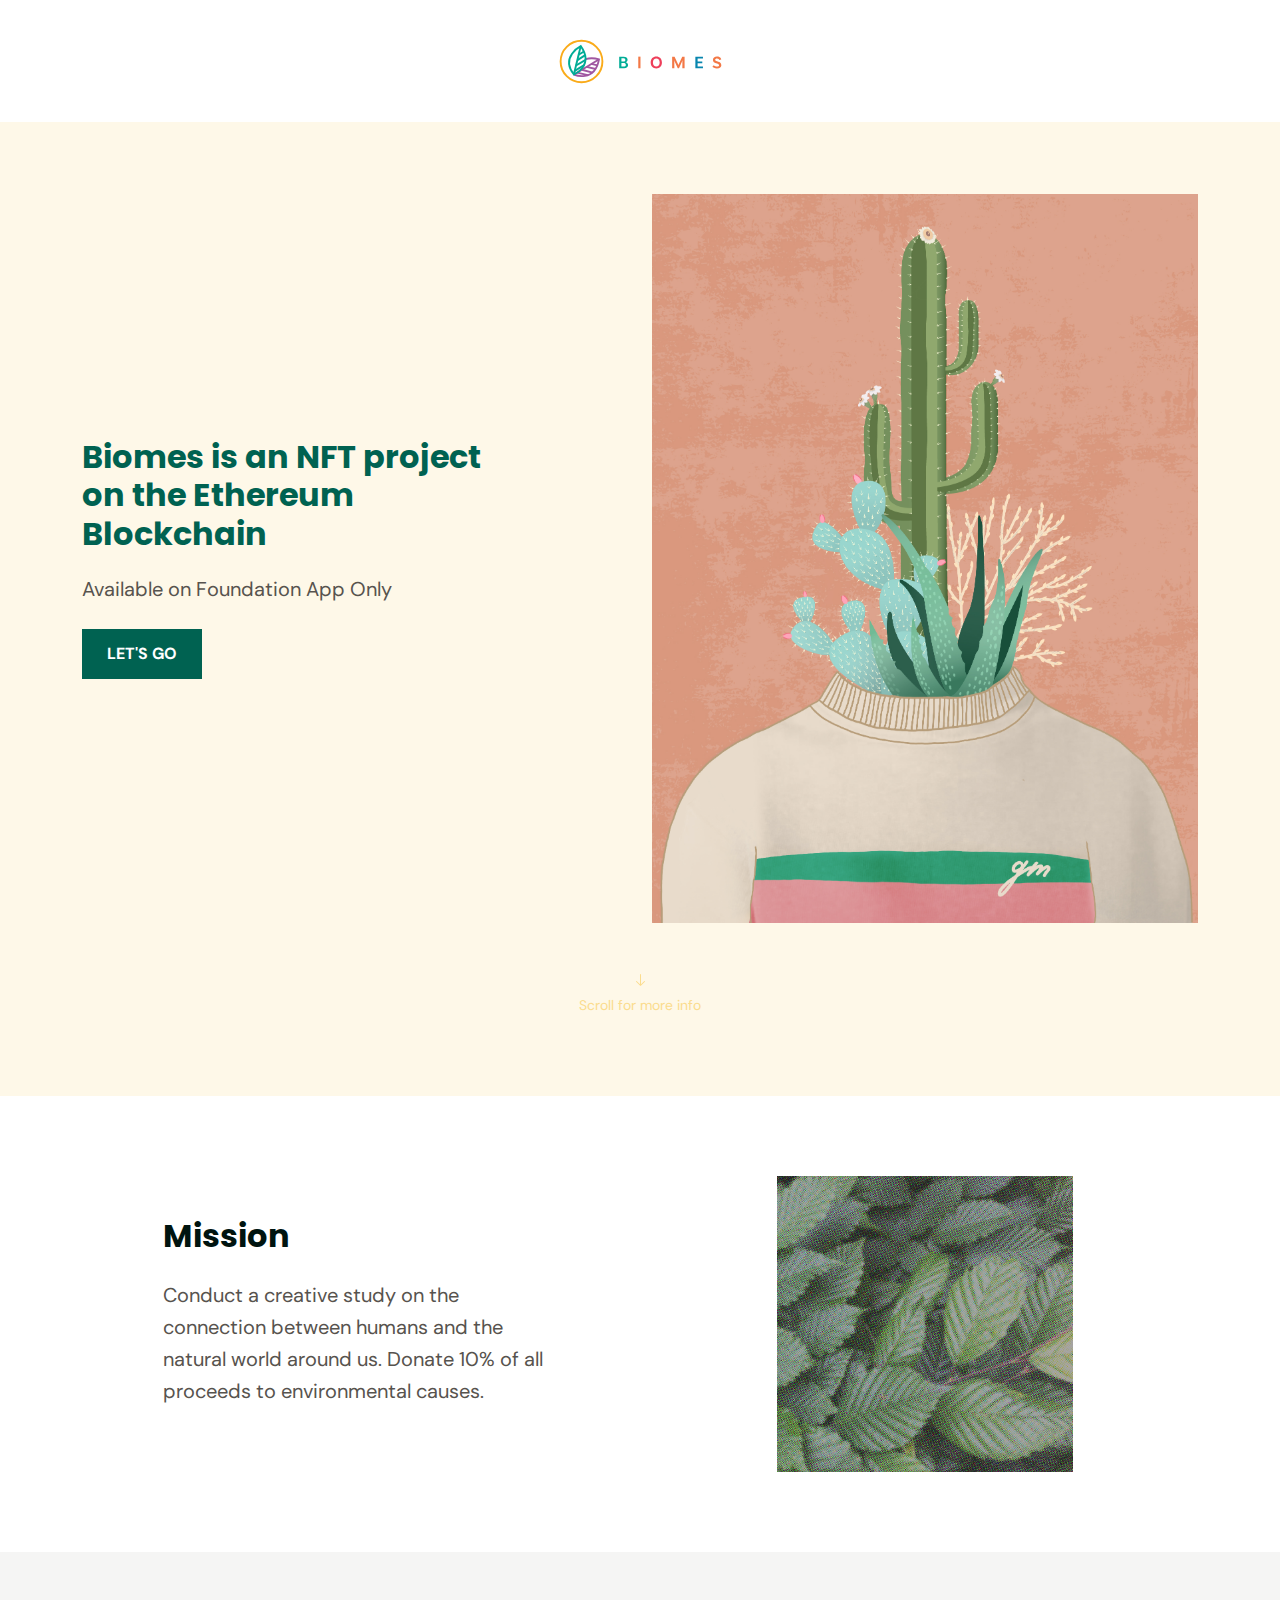
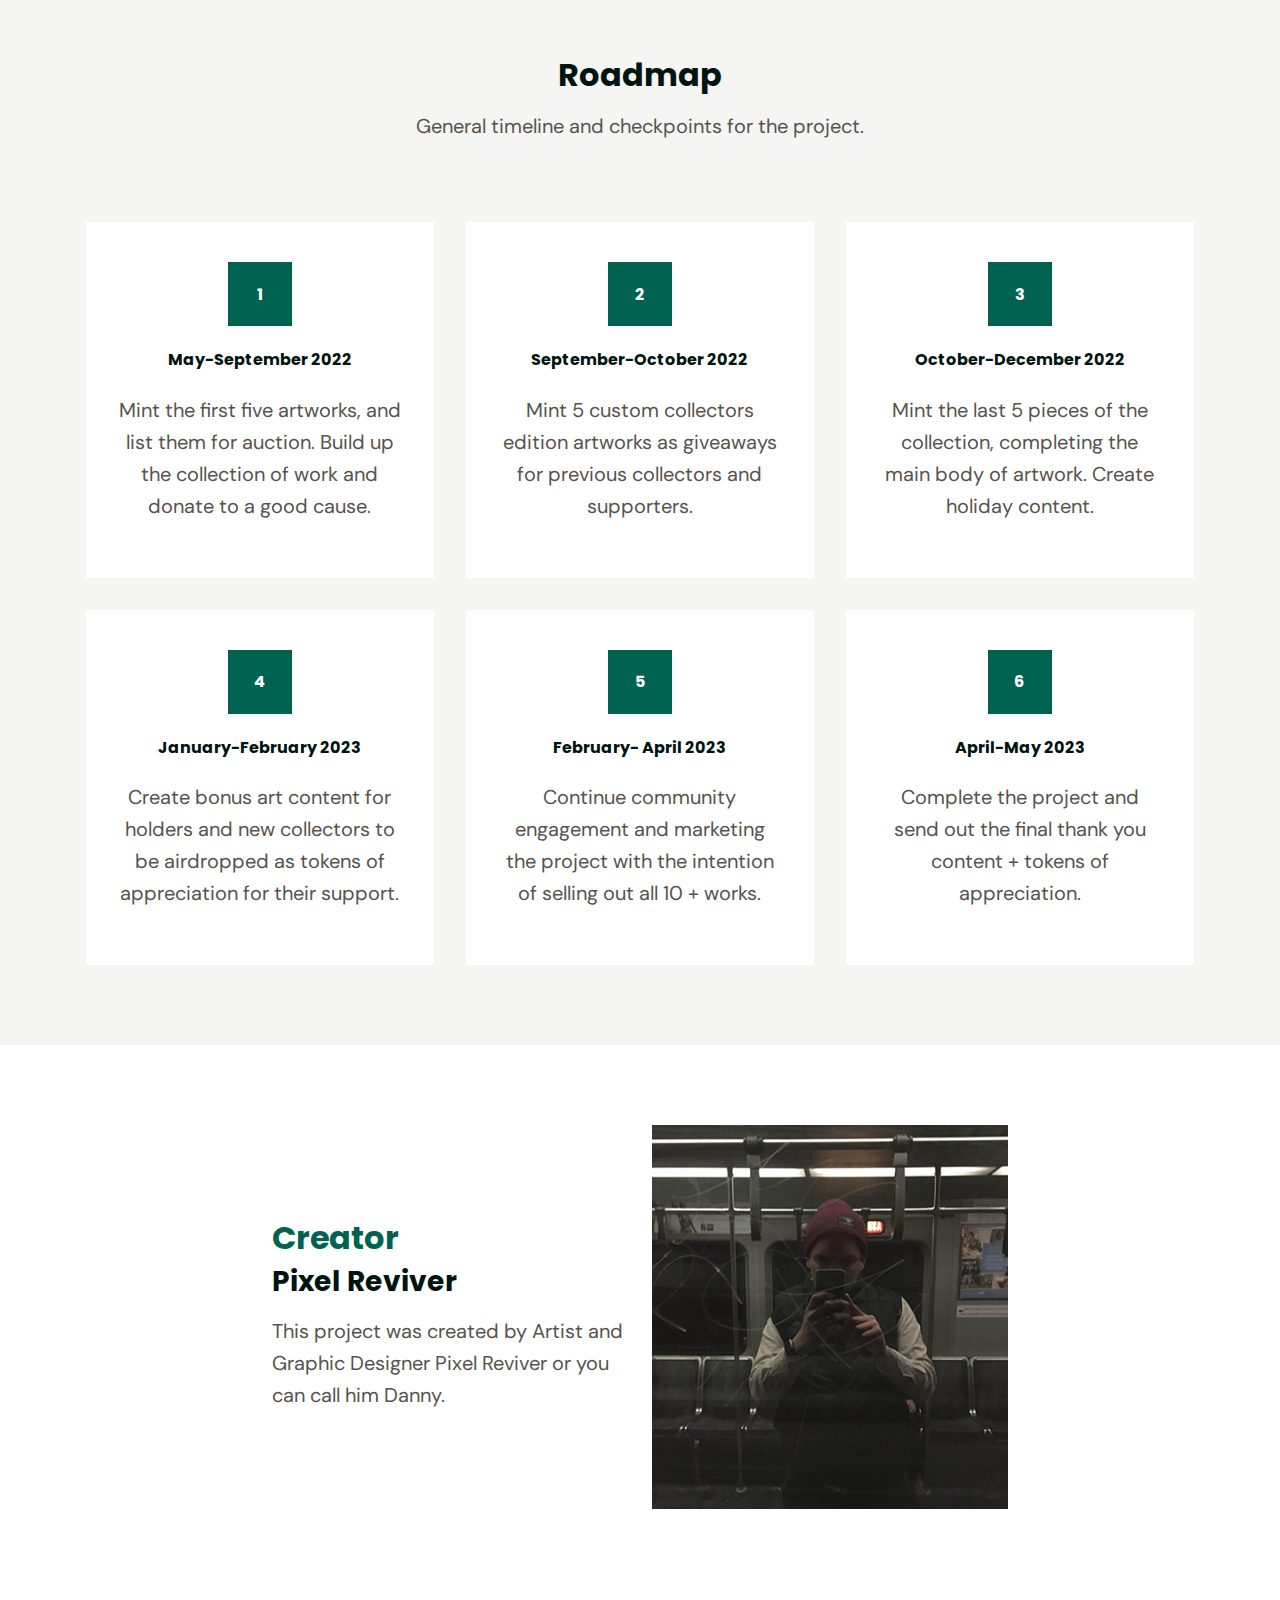
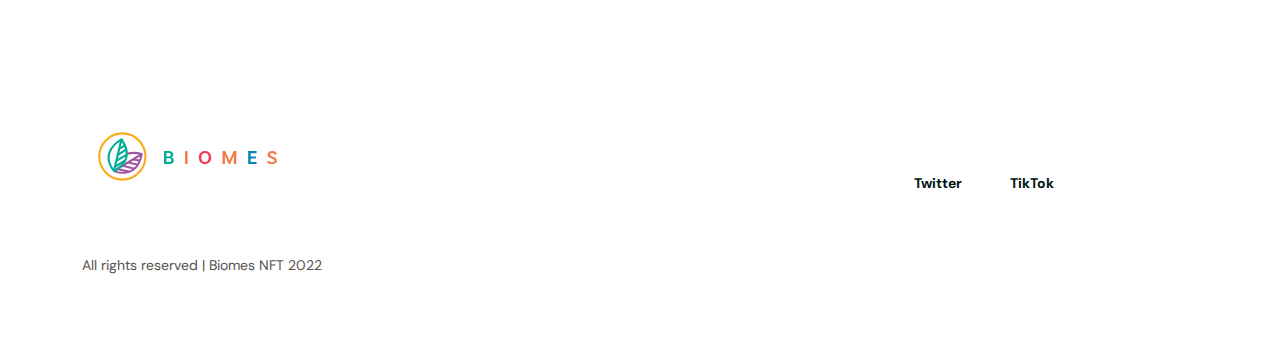
<file: docs/index.html>
<!DOCTYPE html>
<html lang="en">
  <head>
    <title>Biomes NFT</title>
    <meta charset="utf-8">
    <meta name="viewport" content="width=device-width, initial-scale=1, shrink-to-fit=no">
    <meta name="description" content="">
    <meta name="author" content="">
    <link rel="stylesheet" href="https://fonts.googleapis.com/css2?family=DM+Sans:wght@400;500;700&display=swap">
    <link rel="stylesheet" href="https://fonts.googleapis.com/css2?family=Poppins:wght@400;500;700&display=swap">
    <link rel="stylesheet" href="css/bootstrap/bootstrap.min.css">
    <link rel="stylesheet" href="css/main.css">
    <link rel="icon" href="Favicon-01.svg">
  </head>
  <body>
    <div class="">
        
      
      
        
      
      
        
      <nav class="navbar navbar-expand-lg navbar-light py-5"><div class="container-fluid">
          <a class="navbar-brand mx-auto" href="#"><img src="images/Biomes-Logo-01-01.svg" alt="Biomes" width="190"></a>
        </div>
      </nav>
        
      <section class="pb-20 bg-secondary-light"><nav class="position-relative navbar navbar-expand-lg navbar-light py-5">
        </nav><div class="container mt-8">
          <div class="row align-items-center mb-12">
            <div class="col-12 col-lg-6 mb-20 mb-lg-0">
              <div class="mw-lg-md">
                <h2 class="mb-5 text-primary">Biomes is an
      NFT project on
      the Ethereum Blockchain</h2>
                <p class="lead text-muted lh-lg mb-6">Available on Foundation App Only</p>
                <a class="btn btn-primary d-block d-md-inline-block mb-2 mb-md-0 mb-lg-0 me-md-4" href="https://foundation.app/collection/bios">LET'S GO</a>
              </div>
            </div>
            <div class="col-12 col-lg-6">
              <img class="img-fluid" src="images/Biomes-Southwest-01.jpg" alt=""></div>
          </div>
          <div class="text-center">
            <a class="text-decoration-none text-muted small" href="#">
              <svg class="text-secondary mb-2" width="9" height="12" viewbox="0 0 9 12" fill="none" xmlns="http://www.w3.org/2000/svg"><path d="M5 10.2929L8.14645 7.14645C8.34171 6.95118 8.65829 6.95118 8.85355 7.14645C9.04882 7.34171 9.04882 7.65829 8.85355 7.85355L4.85355 11.8536C4.65829 12.0488 4.34171 12.0488 4.14645 11.8536L0.146447 7.85355C-0.0488155 7.65829 -0.0488155 7.34171 0.146447 7.14645C0.341709 6.95118 0.658291 6.95118 0.853553 7.14645L4 10.2929V0.5C4 0.223858 4.22386 0 4.5 0C4.77614 0 5 0.223858 5 0.5V10.2929Z" fill="currentColor"></path></svg><span class="d-block text-secondary">Scroll for more info</span>
            </a>
          </div>
        </div>
        <div class="d-none navbar-menu position-fixed top-0 start-0 bottom-0 w-75 mw-sm" style="z-index: 9999;">
          <div class="navbar-backdrop position-fixed top-0 start-0 end-0 bottom-0 bg-primary" style="opacity: 90%;"></div>
          <nav class="position-relative h-100 w-100 d-flex flex-column py-6 px-6 navbar-light bg-white overflow-auto"><div class="d-flex align-items-center mb-10">
              <a class="me-auto navbar-brand" href="#">
                <img src="cronos-assets/logos/cronos-logo.svg" alt="" width="132"></a>
              <button class="navbar-close btn-close" type="button" aria-label="Close"></button>
            </div>
            <div>
              <ul class="nav flex-column"><li class="nav-item mb-4"><a class="nav-link" href="#">About</a></li>
                <li class="nav-item mb-4"><a class="nav-link" href="#">Company</a></li>
                <li class="nav-item mb-4"><a class="nav-link" href="#">Services</a></li>
                <li class="nav-item mb-4"><a class="nav-link" href="#">Testimonials</a></li>
              </ul></div>
            <div class="mt-auto">
              <div class="py-6"><a class="w-100 btn btn-primary" href="#">Contact Us</a></div>
              <p class="mb-4 small text-center text-muted">© 2021 All rights reserved.</p>
            </div>
          </nav></div>
      </section>
        
      <div>
      <section class="py-20"><div class="container">
          <div class="row align-items-center">
            <div class="col-12 col-lg-6 mb-10 mb-lg-0">
              <div class="mw-lg-sm mx-auto">
                <h2 class="mb-6">Mission</h2>
                <p class="lead lh-lg text-muted mb-6">Conduct a creative study on the connection between humans and the natural world around us. Donate 10% of all proceeds to environmental causes.</p>
                
                
              </div>
            </div>
            <div class="col-12 col-lg-6 position-relative">
              <div class="d-flex flex-column mx-auto" style="width: 296px;">
                <div class="d-flex justify-content-end align-items-end">
                  <img class="ms-auto img-fluid" style="width: 296px; height: 296px; object-fit: cover;" src="images/Mission-Section.jpg" alt=""></div>
                <div class="d-flex justify-content-end">
                  </div>
              </div>
            </div>
          </div>
        </div>
      </section>
      
      <section class="py-20 bg-light"><div class="container">
          <div class="mw-3xl mx-auto mb-16 text-center">
            
            <h2 class="mt-6 mb-4">Roadmap</h2>
            <p class="mw-xl mx-auto lead lh-lg text-muted">General timeline and checkpoints for the project.</p>
          </div>
          <div class="row mb-n4">
            <div class="col-12 col-lg-4 p-4">
              <div class="py-10 px-8 bg-white text-center">
                <span class="d-flex mx-auto mb-6 align-items-center justify-content-center h6 bg-primary text-white" style="width: 64px; height: 64px;">1</span>
                <h6 class="my-6">May-September 2022</h6>
                <p class="lead lh-lg text-muted">Mint the first five artworks, and list them for auction. Build up the collection of work and donate to a good cause.</p>
              </div>
            </div>
            <div class="col-12 col-lg-4 p-4">
              <div class="py-10 px-8 bg-white text-center">
                <span class="d-flex mx-auto mb-6 align-items-center justify-content-center h6 bg-primary text-white" style="width: 64px; height: 64px;">2</span>
                <h6 class="my-6">September-October 2022</h6>
                <p class="lead lh-lg text-muted">Mint 5 custom collectors edition artworks as giveaways for previous collectors and supporters.</p>
              </div>
            </div>
            <div class="col-12 col-lg-4 p-4">
              <div class="py-10 px-8 bg-white text-center">
                <span class="d-flex mx-auto mb-6 align-items-center justify-content-center h6 bg-primary text-white" style="width: 64px; height: 64px;">3</span>
                <h6 class="my-6">October-December 2022</h6>
                <p class="lead lh-lg text-muted">Mint the last 5 pieces of the collection, completing the main body of artwork. Create holiday content.</p>
              </div>
            </div>
            <div class="col-12 col-lg-4 p-4">
              <div class="py-10 px-8 bg-white text-center">
                <span class="d-flex mx-auto mb-6 align-items-center justify-content-center h6 bg-primary text-white" style="width: 64px; height: 64px;">4</span>
                <h6 class="my-6">January-February 2023</h6>
                <p class="lead lh-lg text-muted">Create bonus art content for holders and new collectors to be airdropped as tokens of appreciation for their support.</p>
              </div>
            </div>
            <div class="col-12 col-lg-4 p-4">
              <div class="py-10 px-8 bg-white text-center">
                <span class="d-flex mx-auto mb-6 align-items-center justify-content-center h6 bg-primary text-white" style="width: 64px; height: 64px;">5</span>
                <h6 class="my-6">February- April 2023</h6>
                <p class="lead lh-lg text-muted">Continue community engagement and marketing the project with the intention of selling out all 10 + works.</p>
              </div>
            </div>
            <div class="col-12 col-lg-4 p-4">
              <div class="py-10 px-8 bg-white text-center">
                <span class="d-flex mx-auto mb-6 align-items-center justify-content-center h6 bg-primary text-white" style="width: 64px; height: 64px;">6</span>
                <h6 class="my-6">April-May 2023</h6>
                <p class="lead lh-lg text-muted">Complete the project and send out the final thank you content + tokens of appreciation.</p>
              </div>
            </div>
          </div>
        </div>
      </section>
      
      <section class="position-relative py-20"><div class="container">
          <div class="row align-items-center">
            <div class="col-12 col-lg-auto me-lg-8">
              
            </div>
            <div class="col-12 col-lg-8 mx-auto">
              <div class="row align-items-center">
                <div class="col-12 col-lg-6 mb-10 mb-lg-0">
                  <h2 class="text-primary mb-2">Creator</h2>
                  <h3 class="mb-4">Pixel Reviver</h3>
                  <p class="lead lh-lg text-muted mb-6">This project was created by Artist
      and Graphic Designer Pixel Reviver
      or you can call him Danny.</p>
                  
                </div>
                <div class="col-12 col-lg-6">
                  <img class="mb-5 img-fluid h-100" style="object-fit: cover;" src="images/Selfie-2.jpg" alt="">
                </div>
              </div>
            </div>
            <div class="col-12 col-lg-auto ms-lg-8">
              
            </div>
          </div>
        </div>
      </section>
      
      <section class="py-20"><div class="container">
          <div class="row justify-content-between align-items-center">
            <div class="col-12 col-lg-4 mb-8 mb-lg-0">
              <a class="d-block navbar-brand" href="#"><img src="images/Biomes-Logo-01-01.svg" alt="" width="100" class="width"></a>
              <p class="d-none d-lg-block mt-8 mb-0 small text-muted">All rights reserved | Biomes NFT 2022</p>
            </div>
            <div class="col-12 col-lg-8">
              <ul class="list-unstyled mb-0 d-flex flex-wrap align-items-center justify-content-center justify-content-lg-end"><li class="mb-5 mb-lg-0 me-6 me-lg-12"><a class="small link-dark text-decoration-none fw-bold" href="https://twitter.com/PixelReviver">Twitter</a></li>
                <li class="mb-5 mb-lg-0 me-6 me-lg-12"><a class="small link-dark text-decoration-none fw-bold" href="https://www.tiktok.com/t/ZTdEbhDbh/">TikTok</a></li>
                <li class="mb-5 mb-lg-0 me-6 me-lg-12">
                <li class="mb-5 mb-lg-0 me-6 me-lg-12">
                <li class="mb-5 mb-lg-0">
              </ul><p class="d-lg-none small mt-6 text-muted text-center">All rights reserved | Biomes NFT 2022</p>
            </div>
          </div>
        </div>
      </section>
      </div>
    </div>
    <script src="js/bootstrap/bootstrap.bundle.min.js"></script>
    <script src="js/main.js"></script>
  </body>
</html>
</file>
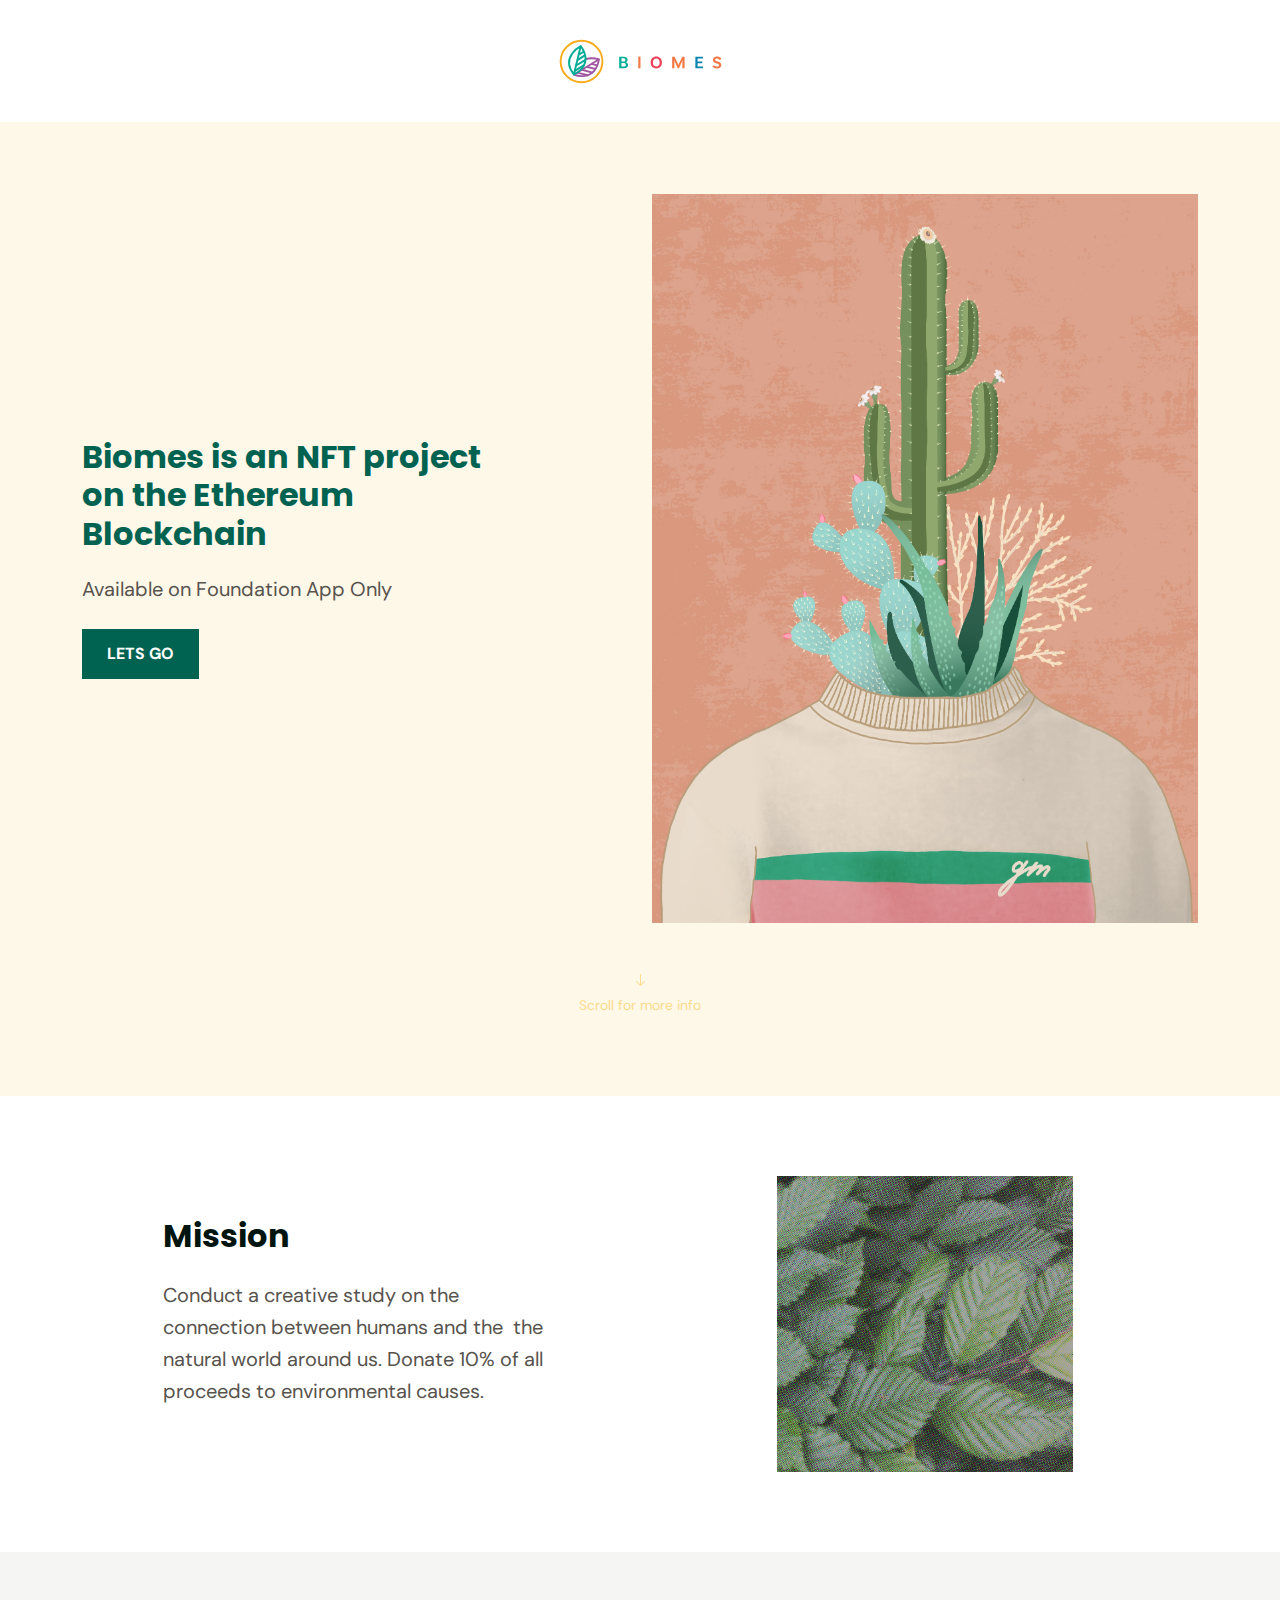
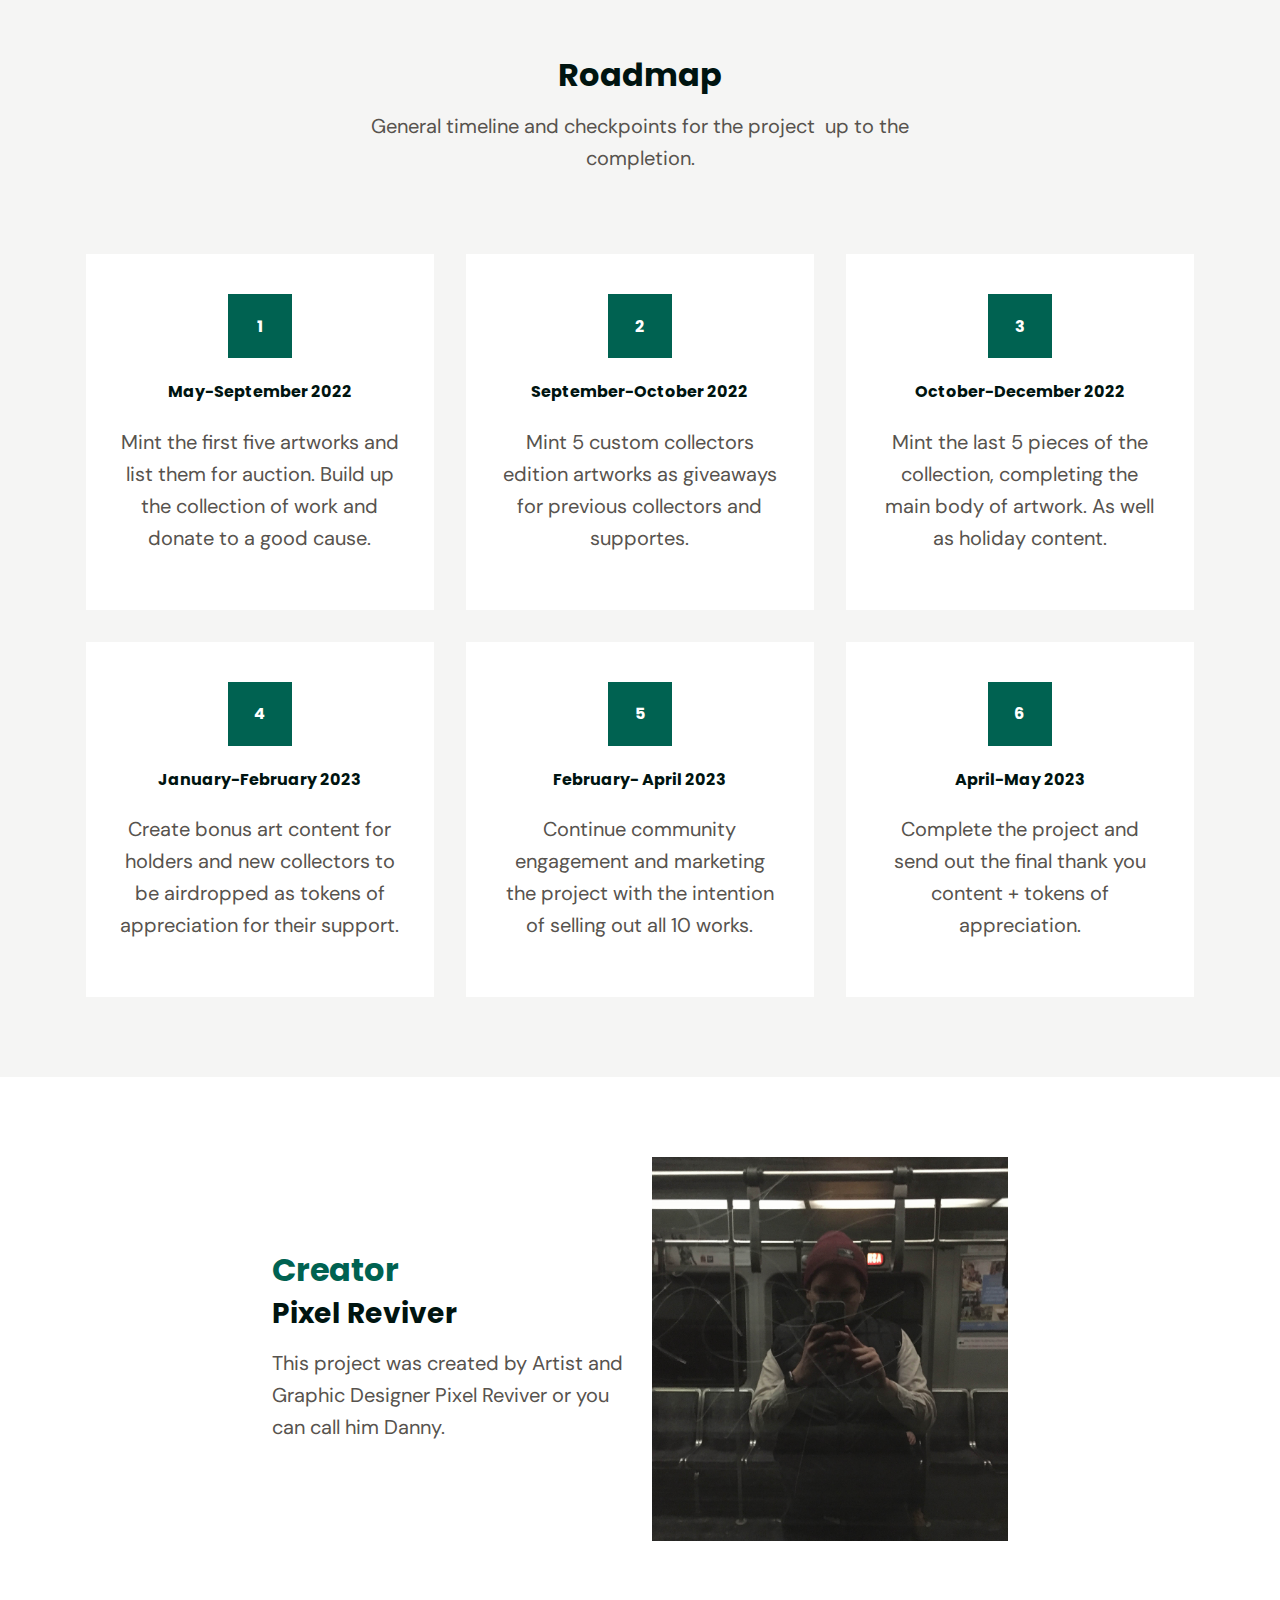
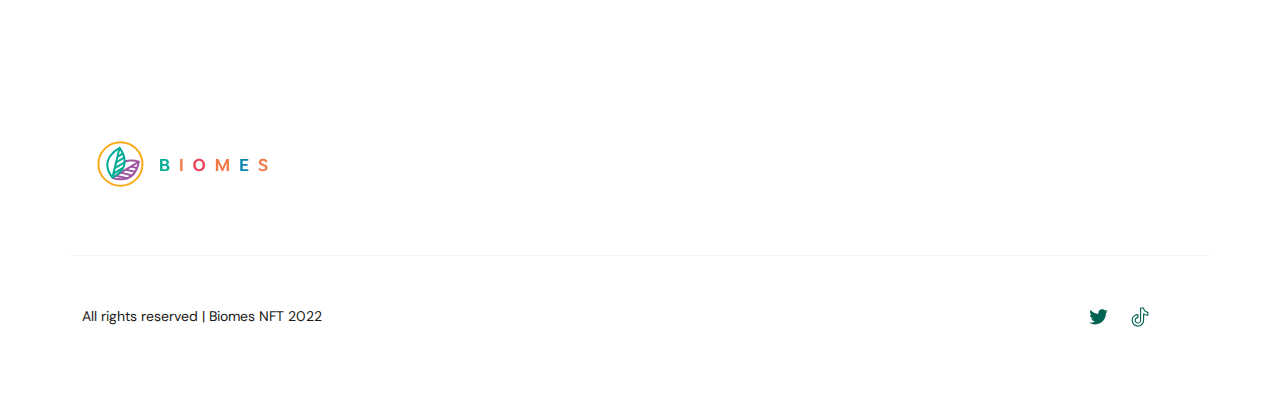
<file: public/index.html>
<!DOCTYPE html>
<html lang="en">
  <head>
    <title>Page title</title>
    <meta charset="utf-8">
    <meta name="viewport" content="width=device-width, initial-scale=1, shrink-to-fit=no">
    <meta name="description" content="">
    <meta name="author" content="">
    <link rel="stylesheet" href="https://fonts.googleapis.com/css2?family=DM+Sans:wght@400;500;700&display=swap">
    <link rel="stylesheet" href="https://fonts.googleapis.com/css2?family=Poppins:wght@400;500;700&display=swap">
    <link rel="stylesheet" href="css/bootstrap/bootstrap.min.css">
    <link rel="stylesheet" href="css/main.css">
    <link rel="icon" href="favicon.ico">
  </head>
  <body>
    <div class="">
        
      
      
        
      
      
        
      <nav class="navbar navbar-expand-lg navbar-light py-5"><div class="container-fluid">
          <a class="navbar-brand mx-auto" href="#"><img src="images/Biomes-Logo-01-01.svg" alt="Biomes" width="190"></a>
        </div>
      </nav>
        
      <section class="pb-20 bg-secondary-light"><nav class="position-relative navbar navbar-expand-lg navbar-light py-5">
        </nav><div class="container mt-8">
          <div class="row align-items-center mb-12">
            <div class="col-12 col-lg-6 mb-20 mb-lg-0">
              <div class="mw-lg-md">
                <h2 class="mb-5 text-primary">Biomes is an
      NFT project on
      the Ethereum Blockchain</h2>
                <p class="lead text-muted lh-lg mb-6">Available on Foundation App Only</p>
                <a class="btn btn-primary d-block d-md-inline-block mb-2 mb-md-0 mb-lg-0 me-md-4" href="https://foundation.app/collection/bios">LETS GO</a>
              </div>
            </div>
            <div class="col-12 col-lg-6">
              <img class="img-fluid" src="images/Biomes-Southwest-01.jpg" alt=""></div>
          </div>
          <div class="text-center">
            <a class="text-decoration-none text-muted small" href="#">
              <svg class="text-secondary mb-2" width="9" height="12" viewbox="0 0 9 12" fill="none" xmlns="http://www.w3.org/2000/svg"><path d="M5 10.2929L8.14645 7.14645C8.34171 6.95118 8.65829 6.95118 8.85355 7.14645C9.04882 7.34171 9.04882 7.65829 8.85355 7.85355L4.85355 11.8536C4.65829 12.0488 4.34171 12.0488 4.14645 11.8536L0.146447 7.85355C-0.0488155 7.65829 -0.0488155 7.34171 0.146447 7.14645C0.341709 6.95118 0.658291 6.95118 0.853553 7.14645L4 10.2929V0.5C4 0.223858 4.22386 0 4.5 0C4.77614 0 5 0.223858 5 0.5V10.2929Z" fill="currentColor"></path></svg><span class="d-block text-secondary">Scroll for more info</span>
            </a>
          </div>
        </div>
        <div class="d-none navbar-menu position-fixed top-0 start-0 bottom-0 w-75 mw-sm" style="z-index: 9999;">
          <div class="navbar-backdrop position-fixed top-0 start-0 end-0 bottom-0 bg-primary" style="opacity: 90%;"></div>
          <nav class="position-relative h-100 w-100 d-flex flex-column py-6 px-6 navbar-light bg-white overflow-auto"><div class="d-flex align-items-center mb-10">
              <a class="me-auto navbar-brand" href="#">
                <img src="cronos-assets/logos/cronos-logo.svg" alt="" width="132"></a>
              <button class="navbar-close btn-close" type="button" aria-label="Close"></button>
            </div>
            <div>
              <ul class="nav flex-column"><li class="nav-item mb-4"><a class="nav-link" href="#">About</a></li>
                <li class="nav-item mb-4"><a class="nav-link" href="#">Company</a></li>
                <li class="nav-item mb-4"><a class="nav-link" href="#">Services</a></li>
                <li class="nav-item mb-4"><a class="nav-link" href="#">Testimonials</a></li>
              </ul></div>
            <div class="mt-auto">
              <div class="py-6"><a class="w-100 btn btn-primary" href="#">Contact Us</a></div>
              <p class="mb-4 small text-center text-muted">© 2021 All rights reserved.</p>
            </div>
          </nav></div>
      </section>
        
      <div>
      <section class="py-20"><div class="container">
          <div class="row align-items-center">
            <div class="col-12 col-lg-6 mb-10 mb-lg-0">
              <div class="mw-lg-sm mx-auto">
                <h2 class="mb-6">Mission</h2>
                <p class="lead lh-lg text-muted mb-6">Conduct a creative study on the connection between humans and the 
      the natural world around us. Donate 10% of all proceeds to environmental causes.</p>
                
                
              </div>
            </div>
            <div class="col-12 col-lg-6 position-relative">
              <div class="d-flex flex-column mx-auto" style="width: 296px;">
                <div class="d-flex justify-content-end align-items-end">
                  <img class="ms-auto img-fluid" style="width: 296px; height: 296px; object-fit: cover;" src="images/Mission-Section.jpg" alt=""></div>
                <div class="d-flex justify-content-end">
                  </div>
              </div>
            </div>
          </div>
        </div>
      </section>
      
      <section class="py-20 bg-light"><div class="container">
          <div class="mw-3xl mx-auto mb-16 text-center">
            
            <h2 class="mt-6 mb-4">Roadmap</h2>
            <p class="mw-xl mx-auto lead lh-lg text-muted">General timeline and checkpoints for the project 
      up to the completion.</p>
          </div>
          <div class="row mb-n4">
            <div class="col-12 col-lg-4 p-4">
              <div class="py-10 px-8 bg-white text-center">
                <span class="d-flex mx-auto mb-6 align-items-center justify-content-center h6 bg-primary text-white" style="width: 64px; height: 64px;">1</span>
                <h6 class="my-6">May-September 2022</h6>
                <p class="lead lh-lg text-muted">Mint the first five artworks and list them for auction. Build up the collection of work and donate to a good cause.</p>
              </div>
            </div>
            <div class="col-12 col-lg-4 p-4">
              <div class="py-10 px-8 bg-white text-center">
                <span class="d-flex mx-auto mb-6 align-items-center justify-content-center h6 bg-primary text-white" style="width: 64px; height: 64px;">2</span>
                <h6 class="my-6">September-October 2022</h6>
                <p class="lead lh-lg text-muted">Mint 5 custom collectors edition artworks as giveaways for previous collectors and supportes.</p>
              </div>
            </div>
            <div class="col-12 col-lg-4 p-4">
              <div class="py-10 px-8 bg-white text-center">
                <span class="d-flex mx-auto mb-6 align-items-center justify-content-center h6 bg-primary text-white" style="width: 64px; height: 64px;">3</span>
                <h6 class="my-6">October-December 2022</h6>
                <p class="lead lh-lg text-muted">Mint the last 5 pieces of the collection, completing the main body of artwork. As well as holiday content.</p>
              </div>
            </div>
            <div class="col-12 col-lg-4 p-4">
              <div class="py-10 px-8 bg-white text-center">
                <span class="d-flex mx-auto mb-6 align-items-center justify-content-center h6 bg-primary text-white" style="width: 64px; height: 64px;">4</span>
                <h6 class="my-6">January-February 2023</h6>
                <p class="lead lh-lg text-muted">Create bonus art content for holders and new collectors to be airdropped as tokens of appreciation for their support.</p>
              </div>
            </div>
            <div class="col-12 col-lg-4 p-4">
              <div class="py-10 px-8 bg-white text-center">
                <span class="d-flex mx-auto mb-6 align-items-center justify-content-center h6 bg-primary text-white" style="width: 64px; height: 64px;">5</span>
                <h6 class="my-6">February- April 2023</h6>
                <p class="lead lh-lg text-muted">Continue community engagement and marketing the project with the intention of selling out all 10 works.</p>
              </div>
            </div>
            <div class="col-12 col-lg-4 p-4">
              <div class="py-10 px-8 bg-white text-center">
                <span class="d-flex mx-auto mb-6 align-items-center justify-content-center h6 bg-primary text-white" style="width: 64px; height: 64px;">6</span>
                <h6 class="my-6">April-May 2023</h6>
                <p class="lead lh-lg text-muted">Complete the project and send out the final thank you content + tokens of appreciation.</p>
              </div>
            </div>
          </div>
        </div>
      </section>
      
      <section class="position-relative py-20"><div class="container">
          <div class="row align-items-center">
            <div class="col-12 col-lg-auto me-lg-8">
              
            </div>
            <div class="col-12 col-lg-8 mx-auto">
              <div class="row align-items-center">
                <div class="col-12 col-lg-6 mb-10 mb-lg-0">
                  <h2 class="text-primary mb-2">Creator</h2>
                  <h3 class="mb-4">Pixel Reviver</h3>
                  <p class="lead lh-lg text-muted mb-6">This project was created by Artist
      and Graphic Designer Pixel Reviver
      or you can call him Danny.</p>
                  
                </div>
                <div class="col-12 col-lg-6">
                  <img class="mb-5 img-fluid h-100" style="object-fit: cover;" src="images/Selfie.JPG" alt="">
                </div>
              </div>
            </div>
            <div class="col-12 col-lg-auto ms-lg-8">
              
            </div>
          </div>
        </div>
      </section>
      
      <section class="py-20"><div class="container">
          <div class="row justify-content-between pb-6 pb-md-12 border-bottom">
            <div class="col-12 col-lg-auto">
              <a class="d-inline-block mb-8 mb-lg-0 navbar-brand" href="#index.html"><img src="images/Biomes-Logo-01-01.svg" alt="" width="200"></a>
            </div>
            
          </div>
          <div class="d-flex flex-wrap justify-content-between align-items-center pt-12">
            <p class="small mb-6 mb-sm-0">All rights reserved | Biomes NFT 2022</p>
            <div>
              <a class="link-dark text-decoration-none me-4" href="#">
                </a>
              <a class="link-dark text-decoration-none me-4" href="#https://twitter.com/PixelReviver">
                <img src="cronos-assets/logos/brands/twitter.svg" alt=""></a>
              <a class="link-dark text-decoration-none me-4" href="#https://www.tiktok.com/t/ZTdEDy6WS/">
                <img src="images/TikTok-Logo-01.svg" alt="" class="width"></a>
              <a class="link-dark text-decoration-none me-4" href="#">
                </a>
              <a class="link-dark text-decoration-none me-4" href="#">
                </a>
            </div>
          </div>
        </div>
      </section>
      </div>
    </div>
    <script src="js/bootstrap/bootstrap.bundle.min.js"></script>
    <script src="js/main.js"></script>
  </body>
</html>
</file>
<file: docs/css/main.css>
.SVG,
.img {
  background-repeat-x: no-repeat;
  background-repeat-y: no-repeat
}
.SVG {
  background-image: url("../images/Biomes-Header-Logo-01.png");
  width: 200px;
  background-size: contain;
  height: 60px
}
.img {
  background-image: url("../images/Biomes-Logo-01.svg");
  width: 275px;
  max-width: 275px;
  text-align: left
}
.svg {
  width: 0;
  height: 0
}
.SVG.svg {
  width: 400px;
  height: 60px
}
.img.svg {
  width: 500px;
  height: 500px;
  display: inline-block
}
.width {
  width: 210px;
  min-width: 20px;
  height: 115px
}
.paragraph {
  width: 400px;
  margin-top: -30px
}
.type {
  text-align: start
}
.background {
  color: #94e5a8;
  background-image: url("../images/Biones-promo-4.png")
}
</file>
<file: public/css/main.css>
.SVG,
.img {
  background-repeat-x: no-repeat;
  background-repeat-y: no-repeat
}
.SVG {
  background-image: url("../images/Biomes-Header-Logo-01.png");
  width: 200px;
  background-size: contain;
  height: 60px
}
.img {
  background-image: url("../images/Biomes-Logo-01.svg");
  width: 275px;
  max-width: 275px;
  text-align: left
}
.svg {
  width: 0;
  height: 0
}
.SVG.svg {
  width: 400px;
  height: 60px
}
.img.svg {
  width: 500px;
  height: 500px;
  display: inline-block
}
.width {
  width: 20px;
  min-width: 20px;
  height: 20px
}
.paragraph {
  width: 400px;
  margin-top: -30px
}
.type {
  text-align: start
}
.background {
  color: #94e5a8;
  background-image: url("../images/Biones-promo-4.png")
}
</file>
